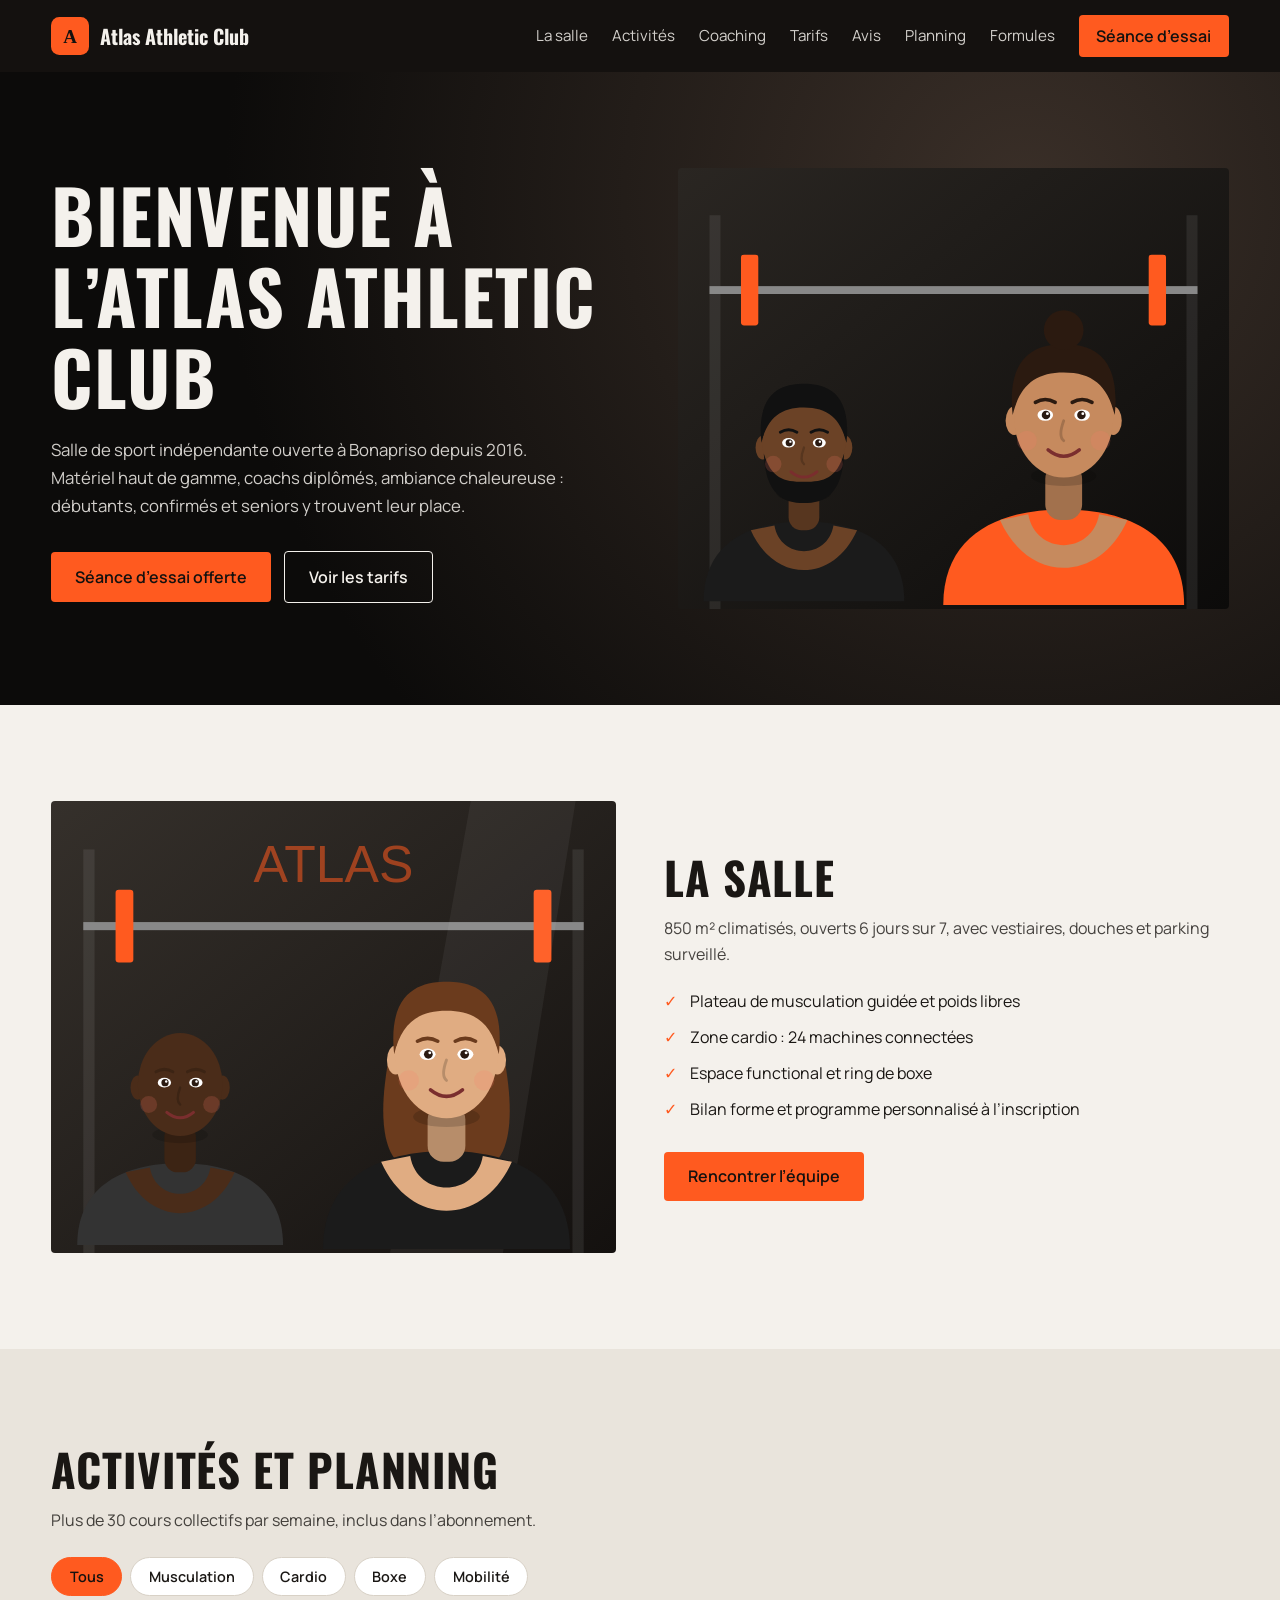
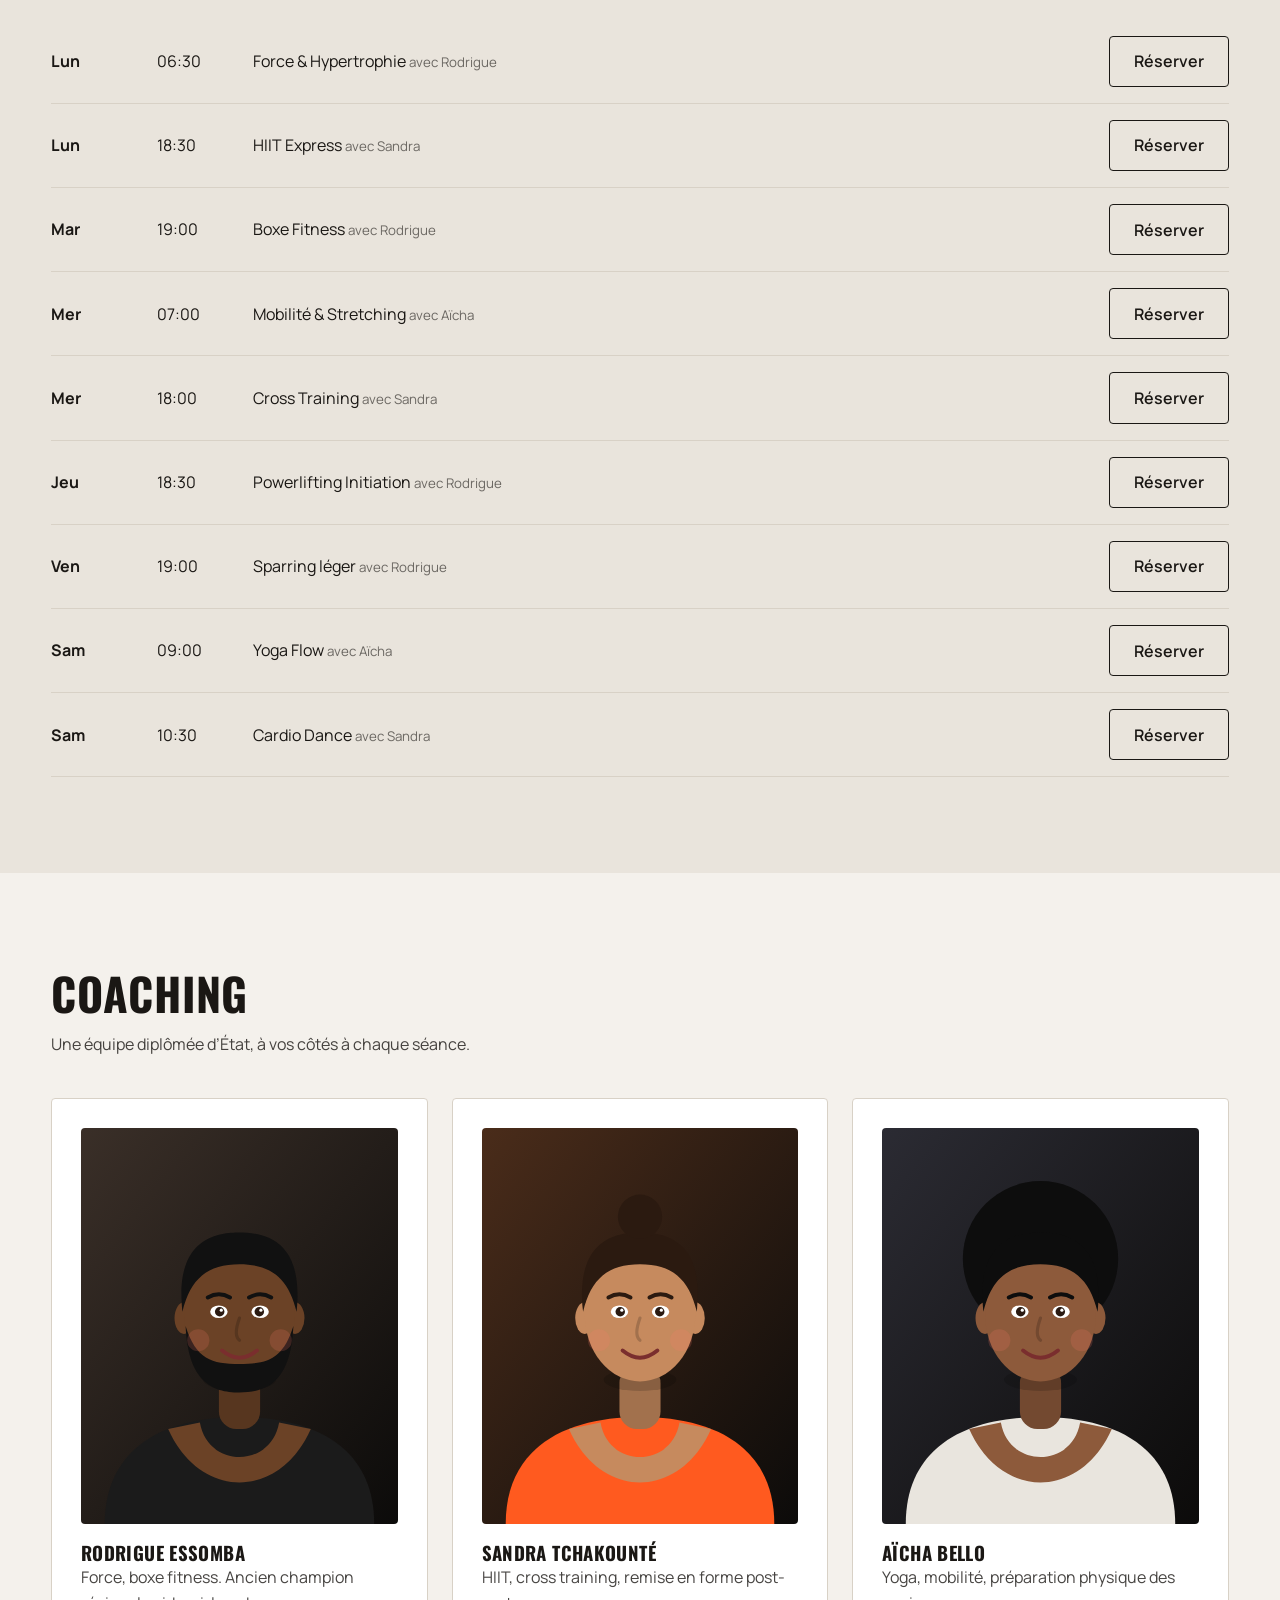
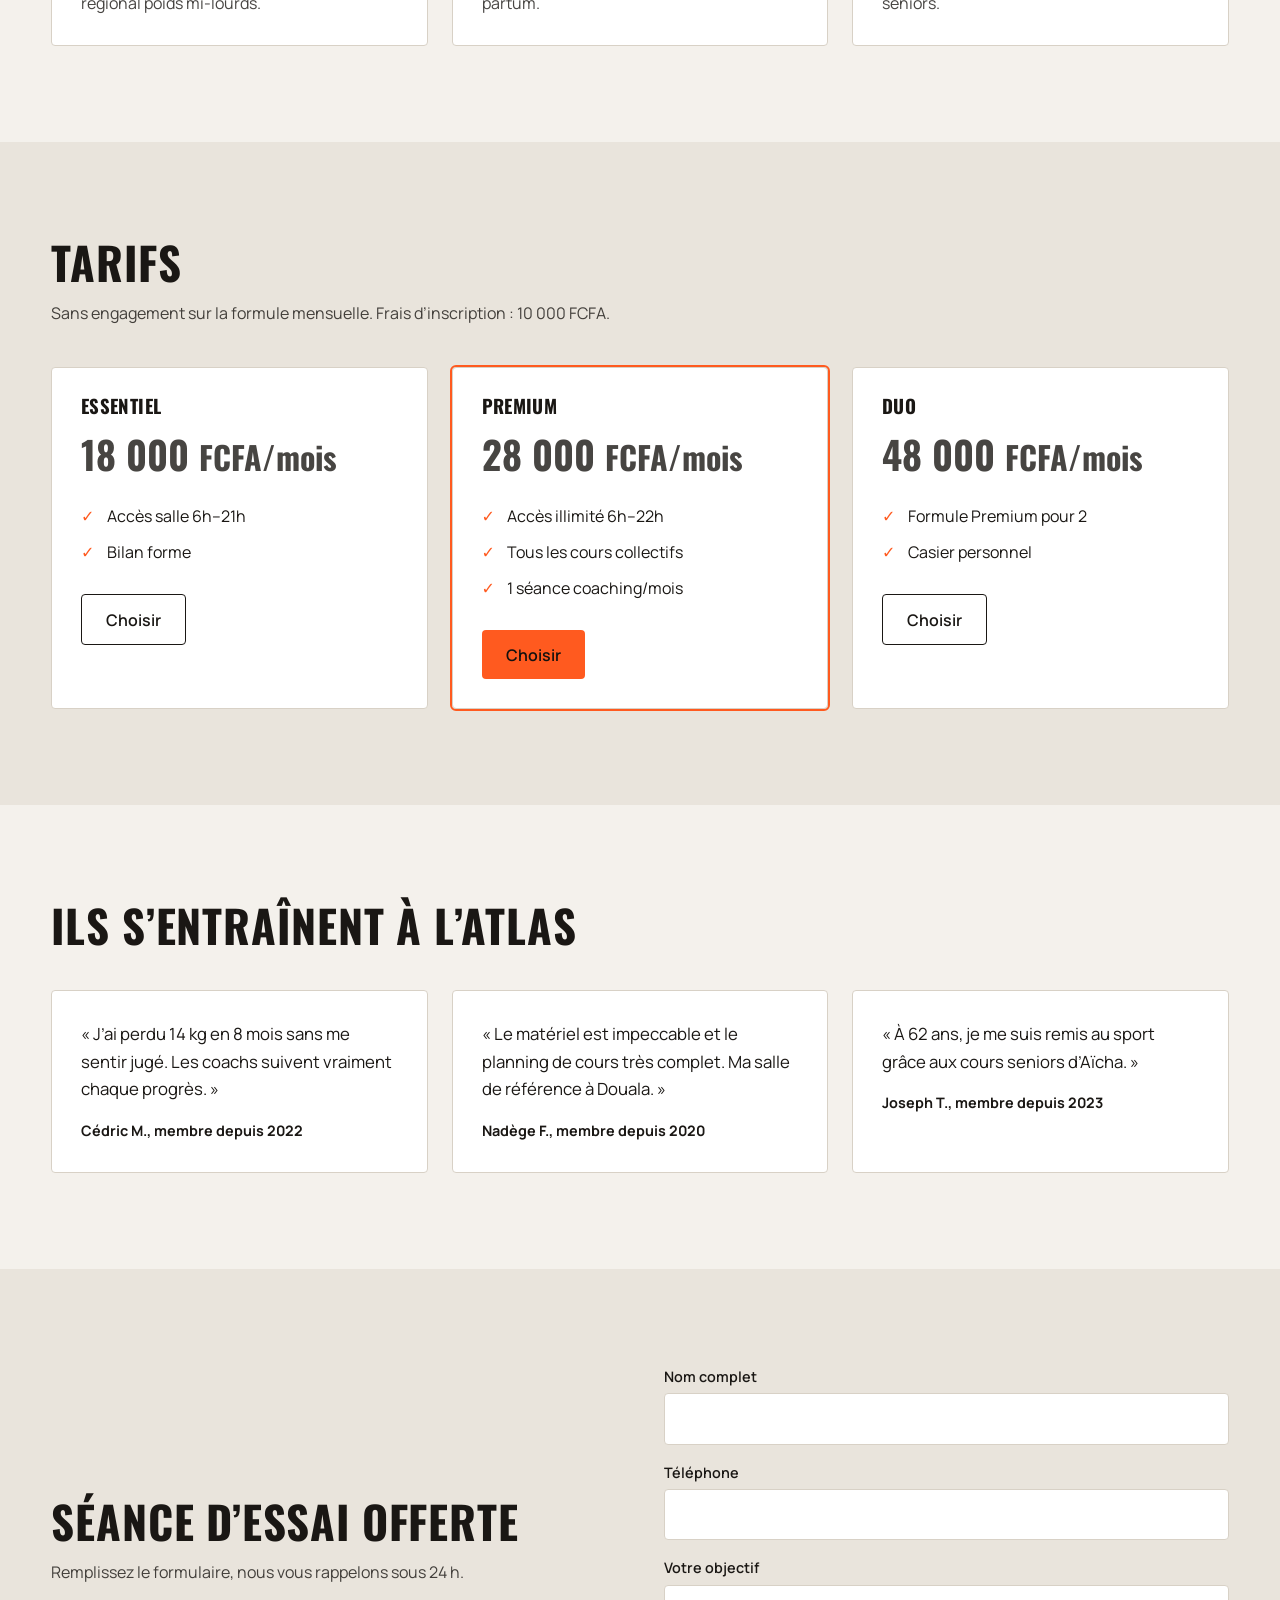
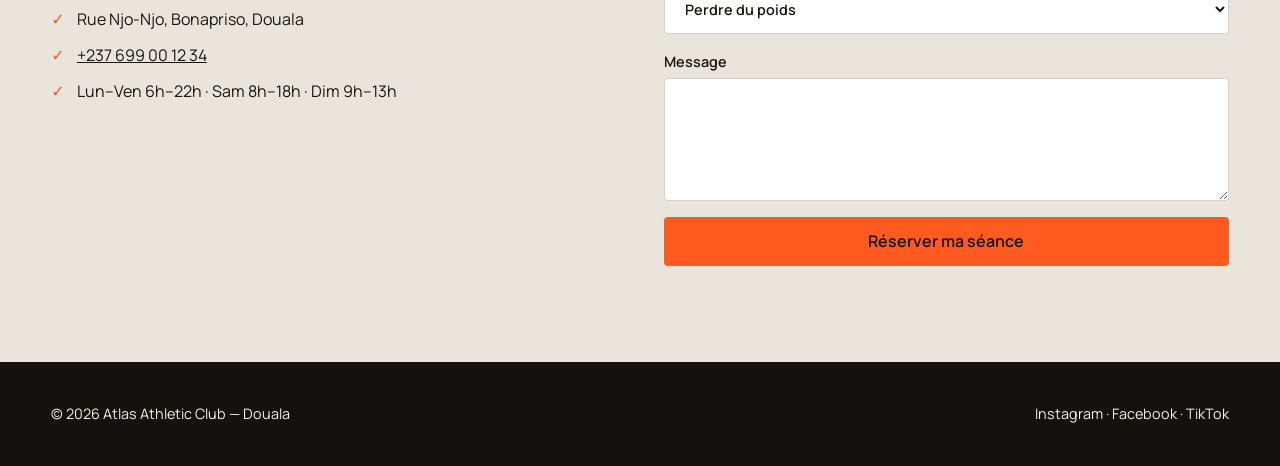
<file: index.html>
<!DOCTYPE html>
<html lang="fr"><head><meta charset="utf-8"><meta name="viewport" content="width=device-width,initial-scale=1"><title>Atlas Athletic Club | Salle de sport à Douala</title><meta name="description" content="Salle de sport indépendante à Bonapriso, Douala : musculation, cardio, boxe, cours collectifs."><link rel="icon" href="favicon.svg" type="image/svg+xml"><link rel="preconnect" href="https://fonts.googleapis.com"><link rel="preconnect" href="https://fonts.gstatic.com" crossorigin><link rel="stylesheet" href="https://fonts.googleapis.com/css2?family=Oswald:wght@500;700&family=Manrope:wght@400;600&display=swap"><link rel="stylesheet" href="css/style.css"></head><body>
<header><div class="wrap"><a class="logo" href="index.html"><img src="favicon.svg" alt="">Atlas Athletic Club</a><button class="burger" aria-label="Menu" aria-expanded="false" aria-controls="nav">&#9776;</button><nav id="nav"><a href="index.html#salle">La salle</a><a href="index.html#activites">Activités</a><a href="index.html#coaching">Coaching</a><a href="index.html#tarifs">Tarifs</a><a href="index.html#avis">Avis</a><a href="planning.html">Planning</a><a href="tarifs.html">Formules</a><a class="btn" href="index.html#contact">Séance d’essai</a></nav></div></header>
<main id="top"><section class="hero"><div class="wrap"><div><h1>Bienvenue à l’Atlas Athletic Club</h1><p class="lead">Salle de sport indépendante ouverte à Bonapriso depuis 2016. Matériel haut de gamme, coachs diplômés, ambiance chaleureuse : débutants, confirmés et seniors y trouvent leur place.</p><a class="btn" href="#contact">Séance d’essai offerte</a><a class="btn ghost" href="#tarifs">Voir les tarifs</a></div><img src="img/hero.svg" alt="Deux coachs de l’Atlas Athletic Club devant un rack de musculation"></div></section>
<section id="salle"><div class="wrap two"><img src="img/salle.svg" alt="Adhérents s’entraînant dans la salle"><div><h2>La salle</h2><p class="intro">850 m² climatisés, ouverts 6 jours sur 7, avec vestiaires, douches et parking surveillé.</p><ul class="ck"><li>Plateau de musculation guidée et poids libres</li><li>Zone cardio : 24 machines connectées</li><li>Espace functional et ring de boxe</li><li>Bilan forme et programme personnalisé à l’inscription</li></ul><a class="btn" href="#coaching">Rencontrer l’équipe</a></div></div></section>
<section id="activites" class="alt"><div class="wrap"><h2>Activités et planning</h2><p class="intro">Plus de 30 cours collectifs par semaine, inclus dans l’abonnement.</p><div class="tabs"><button class="on" data-filter="all">Tous</button><button data-filter="musculation">Musculation</button><button data-filter="cardio">Cardio</button><button data-filter="boxe">Boxe</button><button data-filter="mobilite">Mobilité</button></div><div style="margin-top:1.5rem"><div class="row" data-cat="musculation"><b>Lun</b><span>06:30</span><span>Force & Hypertrophie <small style="opacity:.6">avec Rodrigue</small></span><a class="btn ghost" href="#contact">Réserver</a></div><div class="row" data-cat="cardio"><b>Lun</b><span>18:30</span><span>HIIT Express <small style="opacity:.6">avec Sandra</small></span><a class="btn ghost" href="#contact">Réserver</a></div><div class="row" data-cat="boxe"><b>Mar</b><span>19:00</span><span>Boxe Fitness <small style="opacity:.6">avec Rodrigue</small></span><a class="btn ghost" href="#contact">Réserver</a></div><div class="row" data-cat="mobilite"><b>Mer</b><span>07:00</span><span>Mobilité & Stretching <small style="opacity:.6">avec Aïcha</small></span><a class="btn ghost" href="#contact">Réserver</a></div><div class="row" data-cat="cardio"><b>Mer</b><span>18:00</span><span>Cross Training <small style="opacity:.6">avec Sandra</small></span><a class="btn ghost" href="#contact">Réserver</a></div><div class="row" data-cat="musculation"><b>Jeu</b><span>18:30</span><span>Powerlifting Initiation <small style="opacity:.6">avec Rodrigue</small></span><a class="btn ghost" href="#contact">Réserver</a></div><div class="row" data-cat="boxe"><b>Ven</b><span>19:00</span><span>Sparring léger <small style="opacity:.6">avec Rodrigue</small></span><a class="btn ghost" href="#contact">Réserver</a></div><div class="row" data-cat="mobilite"><b>Sam</b><span>09:00</span><span>Yoga Flow <small style="opacity:.6">avec Aïcha</small></span><a class="btn ghost" href="#contact">Réserver</a></div><div class="row" data-cat="cardio"><b>Sam</b><span>10:30</span><span>Cardio Dance <small style="opacity:.6">avec Sandra</small></span><a class="btn ghost" href="#contact">Réserver</a></div></div></div></section>
<section id="coaching"><div class="wrap"><h2>Coaching</h2><p class="intro">Une équipe diplômée d’État, à vos côtés à chaque séance.</p><div class="grid"><div class="card"><img src="img/coach-1.svg" alt="Rodrigue Essomba, coach"><h3>Rodrigue Essomba</h3><p>Force, boxe fitness. Ancien champion régional poids mi-lourds.</p></div><div class="card"><img src="img/coach-2.svg" alt="Sandra Tchakounté, coach"><h3>Sandra Tchakounté</h3><p>HIIT, cross training, remise en forme post-partum.</p></div><div class="card"><img src="img/coach-3.svg" alt="Aïcha Bello, coach"><h3>Aïcha Bello</h3><p>Yoga, mobilité, préparation physique des seniors.</p></div></div></div></section>
<section id="tarifs" class="alt"><div class="wrap"><h2>Tarifs</h2><p class="intro">Sans engagement sur la formule mensuelle. Frais d’inscription : 10 000 FCFA.</p><div class="grid"><div class="card"><h3>Essentiel</h3><p class="price">18 000 <small>FCFA/mois</small></p><ul class="ck"><li>Accès salle 6h–21h</li><li>Bilan forme</li></ul><a class="btn ghost" href="#contact">Choisir</a></div><div class="card hot"><h3>Premium</h3><p class="price">28 000 <small>FCFA/mois</small></p><ul class="ck"><li>Accès illimité 6h–22h</li><li>Tous les cours collectifs</li><li>1 séance coaching/mois</li></ul><a class="btn" href="#contact">Choisir</a></div><div class="card"><h3>Duo</h3><p class="price">48 000 <small>FCFA/mois</small></p><ul class="ck"><li>Formule Premium pour 2</li><li>Casier personnel</li></ul><a class="btn ghost" href="#contact">Choisir</a></div></div></div></section>
<section id="avis"><div class="wrap"><h2>Ils s’entraînent à l’Atlas</h2><div class="grid"><div class="card quote">« J’ai perdu 14 kg en 8 mois sans me sentir jugé. Les coachs suivent vraiment chaque progrès. »<b>Cédric M., membre depuis 2022</b></div><div class="card quote">« Le matériel est impeccable et le planning de cours très complet. Ma salle de référence à Douala. »<b>Nadège F., membre depuis 2020</b></div><div class="card quote">« À 62 ans, je me suis remis au sport grâce aux cours seniors d’Aïcha. »<b>Joseph T., membre depuis 2023</b></div></div></div></section>
<section id="contact" class="alt"><div class="wrap two"><div><h2>Séance d’essai offerte</h2><p class="intro">Remplissez le formulaire, nous vous rappelons sous 24 h.</p><ul class="ck"><li>Rue Njo-Njo, Bonapriso, Douala</li><li><a href="tel:+237699001234">+237 699 00 12 34</a></li><li>Lun–Ven 6h–22h · Sam 8h–18h · Dim 9h–13h</li></ul></div><form data-mail="contact@atlas-club.example" data-subject="Séance d’essai Atlas"><label>Nom complet<input name="nom" type="text" required></label><label>Téléphone<input name="tel" type="tel" required></label><label>Votre objectif<select name="objectif"><option>Perdre du poids</option><option>Prendre du muscle</option><option>Me remettre en forme</option><option>Boxe</option></select></label><label>Message<textarea name="message" rows="4"></textarea></label><button class="btn" type="submit">Réserver ma séance</button><p class="ok" role="status" hidden>Merci ! Votre application de messagerie s’ouvre pour envoyer la demande.</p></form></div></section></main>
<footer><div class="wrap"><span>© 2026 Atlas Athletic Club — Douala</span><span>Instagram · Facebook · TikTok</span></div></footer>
<script src="js/main.js"></script></body></html>
</file>
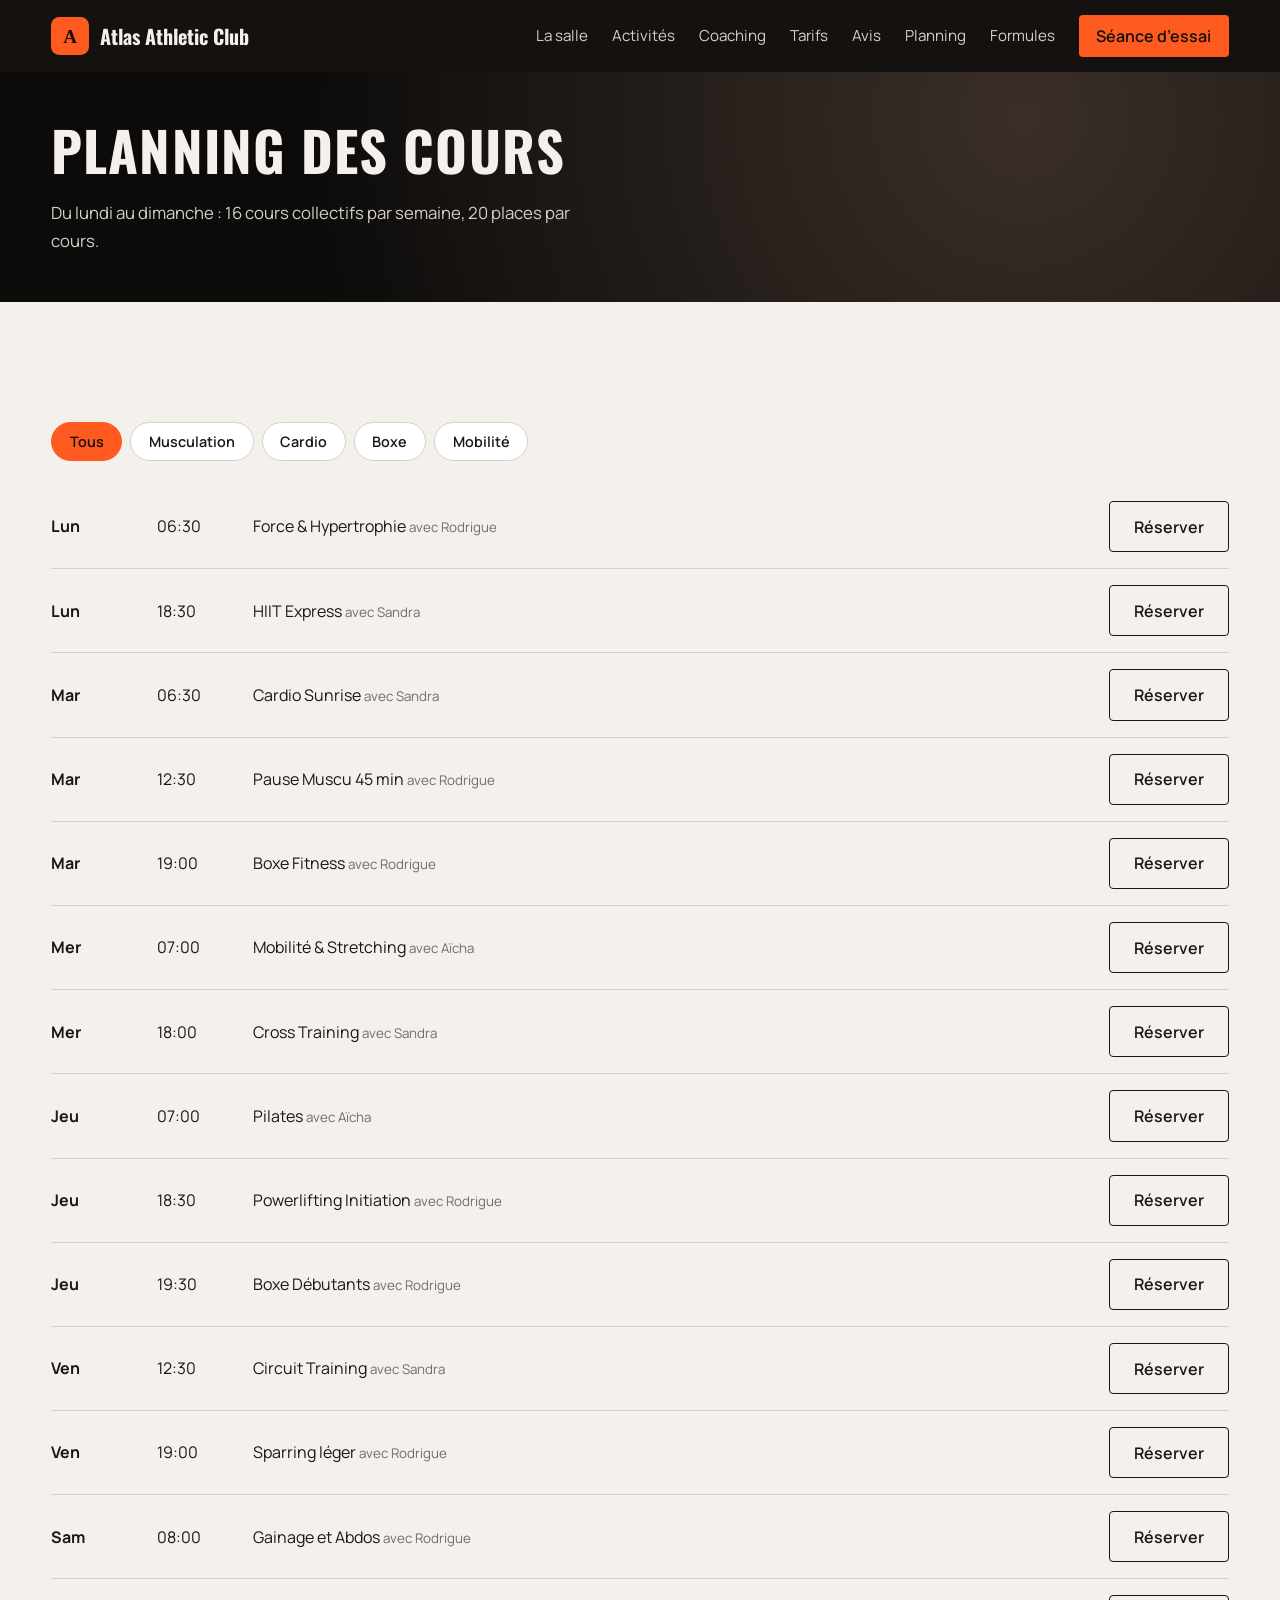
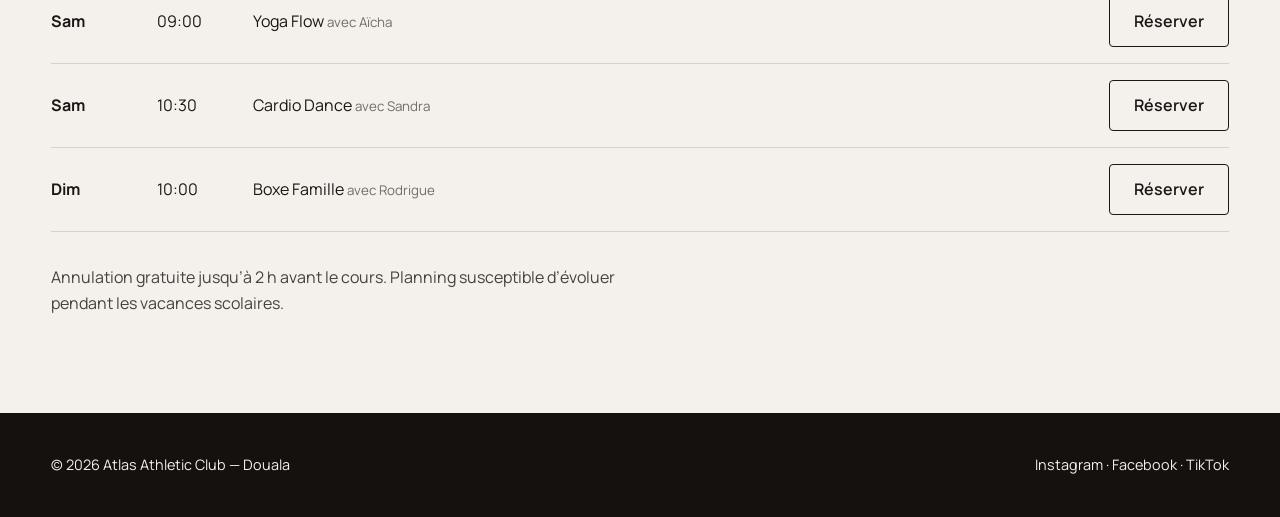
<file: planning.html>
<!DOCTYPE html>
<html lang="fr"><head><meta charset="utf-8"><meta name="viewport" content="width=device-width,initial-scale=1"><title>Planning | Atlas Athletic Club</title><meta name="description" content="Planning hebdomadaire complet des cours collectifs de l’Atlas Athletic Club."><link rel="icon" href="favicon.svg" type="image/svg+xml"><link rel="preconnect" href="https://fonts.googleapis.com"><link rel="preconnect" href="https://fonts.gstatic.com" crossorigin><link rel="stylesheet" href="https://fonts.googleapis.com/css2?family=Oswald:wght@500;700&family=Manrope:wght@400;600&display=swap"><link rel="stylesheet" href="css/style.css"></head><body>
<header><div class="wrap"><a class="logo" href="index.html"><img src="favicon.svg" alt="">Atlas Athletic Club</a><button class="burger" aria-label="Menu" aria-expanded="false" aria-controls="nav">&#9776;</button><nav id="nav"><a href="index.html#salle">La salle</a><a href="index.html#activites">Activités</a><a href="index.html#coaching">Coaching</a><a href="index.html#tarifs">Tarifs</a><a href="index.html#avis">Avis</a><a href="planning.html">Planning</a><a href="tarifs.html">Formules</a><a class="btn" href="index.html#contact">Séance d’essai</a></nav></div></header>
<main id="top"><section class="hero" style="padding:3rem 0"><div class="wrap" style="display:block"><h1 style="font-size:clamp(2rem,5vw,3.4rem)">Planning des cours</h1><p class="lead" style="margin-bottom:0">Du lundi au dimanche : 16 cours collectifs par semaine, 20 places par cours.</p></div></section><section class=""><div class="wrap"><div class="tabs"><button class="on" data-filter="all">Tous</button><button data-filter="musculation">Musculation</button><button data-filter="cardio">Cardio</button><button data-filter="boxe">Boxe</button><button data-filter="mobilite">Mobilité</button></div><div style="margin-top:1.5rem"><div class="row" data-cat="musculation"><b>Lun</b><span>06:30</span><span>Force & Hypertrophie <small style="opacity:.6">avec Rodrigue</small></span><a class="btn ghost" href="index.html#contact">Réserver</a></div><div class="row" data-cat="cardio"><b>Lun</b><span>18:30</span><span>HIIT Express <small style="opacity:.6">avec Sandra</small></span><a class="btn ghost" href="index.html#contact">Réserver</a></div><div class="row" data-cat="cardio"><b>Mar</b><span>06:30</span><span>Cardio Sunrise <small style="opacity:.6">avec Sandra</small></span><a class="btn ghost" href="index.html#contact">Réserver</a></div><div class="row" data-cat="musculation"><b>Mar</b><span>12:30</span><span>Pause Muscu 45 min <small style="opacity:.6">avec Rodrigue</small></span><a class="btn ghost" href="index.html#contact">Réserver</a></div><div class="row" data-cat="boxe"><b>Mar</b><span>19:00</span><span>Boxe Fitness <small style="opacity:.6">avec Rodrigue</small></span><a class="btn ghost" href="index.html#contact">Réserver</a></div><div class="row" data-cat="mobilite"><b>Mer</b><span>07:00</span><span>Mobilité & Stretching <small style="opacity:.6">avec Aïcha</small></span><a class="btn ghost" href="index.html#contact">Réserver</a></div><div class="row" data-cat="cardio"><b>Mer</b><span>18:00</span><span>Cross Training <small style="opacity:.6">avec Sandra</small></span><a class="btn ghost" href="index.html#contact">Réserver</a></div><div class="row" data-cat="mobilite"><b>Jeu</b><span>07:00</span><span>Pilates <small style="opacity:.6">avec Aïcha</small></span><a class="btn ghost" href="index.html#contact">Réserver</a></div><div class="row" data-cat="musculation"><b>Jeu</b><span>18:30</span><span>Powerlifting Initiation <small style="opacity:.6">avec Rodrigue</small></span><a class="btn ghost" href="index.html#contact">Réserver</a></div><div class="row" data-cat="boxe"><b>Jeu</b><span>19:30</span><span>Boxe Débutants <small style="opacity:.6">avec Rodrigue</small></span><a class="btn ghost" href="index.html#contact">Réserver</a></div><div class="row" data-cat="cardio"><b>Ven</b><span>12:30</span><span>Circuit Training <small style="opacity:.6">avec Sandra</small></span><a class="btn ghost" href="index.html#contact">Réserver</a></div><div class="row" data-cat="boxe"><b>Ven</b><span>19:00</span><span>Sparring léger <small style="opacity:.6">avec Rodrigue</small></span><a class="btn ghost" href="index.html#contact">Réserver</a></div><div class="row" data-cat="musculation"><b>Sam</b><span>08:00</span><span>Gainage et Abdos <small style="opacity:.6">avec Rodrigue</small></span><a class="btn ghost" href="index.html#contact">Réserver</a></div><div class="row" data-cat="mobilite"><b>Sam</b><span>09:00</span><span>Yoga Flow <small style="opacity:.6">avec Aïcha</small></span><a class="btn ghost" href="index.html#contact">Réserver</a></div><div class="row" data-cat="cardio"><b>Sam</b><span>10:30</span><span>Cardio Dance <small style="opacity:.6">avec Sandra</small></span><a class="btn ghost" href="index.html#contact">Réserver</a></div><div class="row" data-cat="boxe"><b>Dim</b><span>10:00</span><span>Boxe Famille <small style="opacity:.6">avec Rodrigue</small></span><a class="btn ghost" href="index.html#contact">Réserver</a></div></div><p class="intro" style="margin-top:2rem">Annulation gratuite jusqu’à 2 h avant le cours. Planning susceptible d’évoluer pendant les vacances scolaires.</p></div></section></main>
<footer><div class="wrap"><span>© 2026 Atlas Athletic Club — Douala</span><span>Instagram · Facebook · TikTok</span></div></footer>
<script src="js/main.js"></script></body></html>
</file>
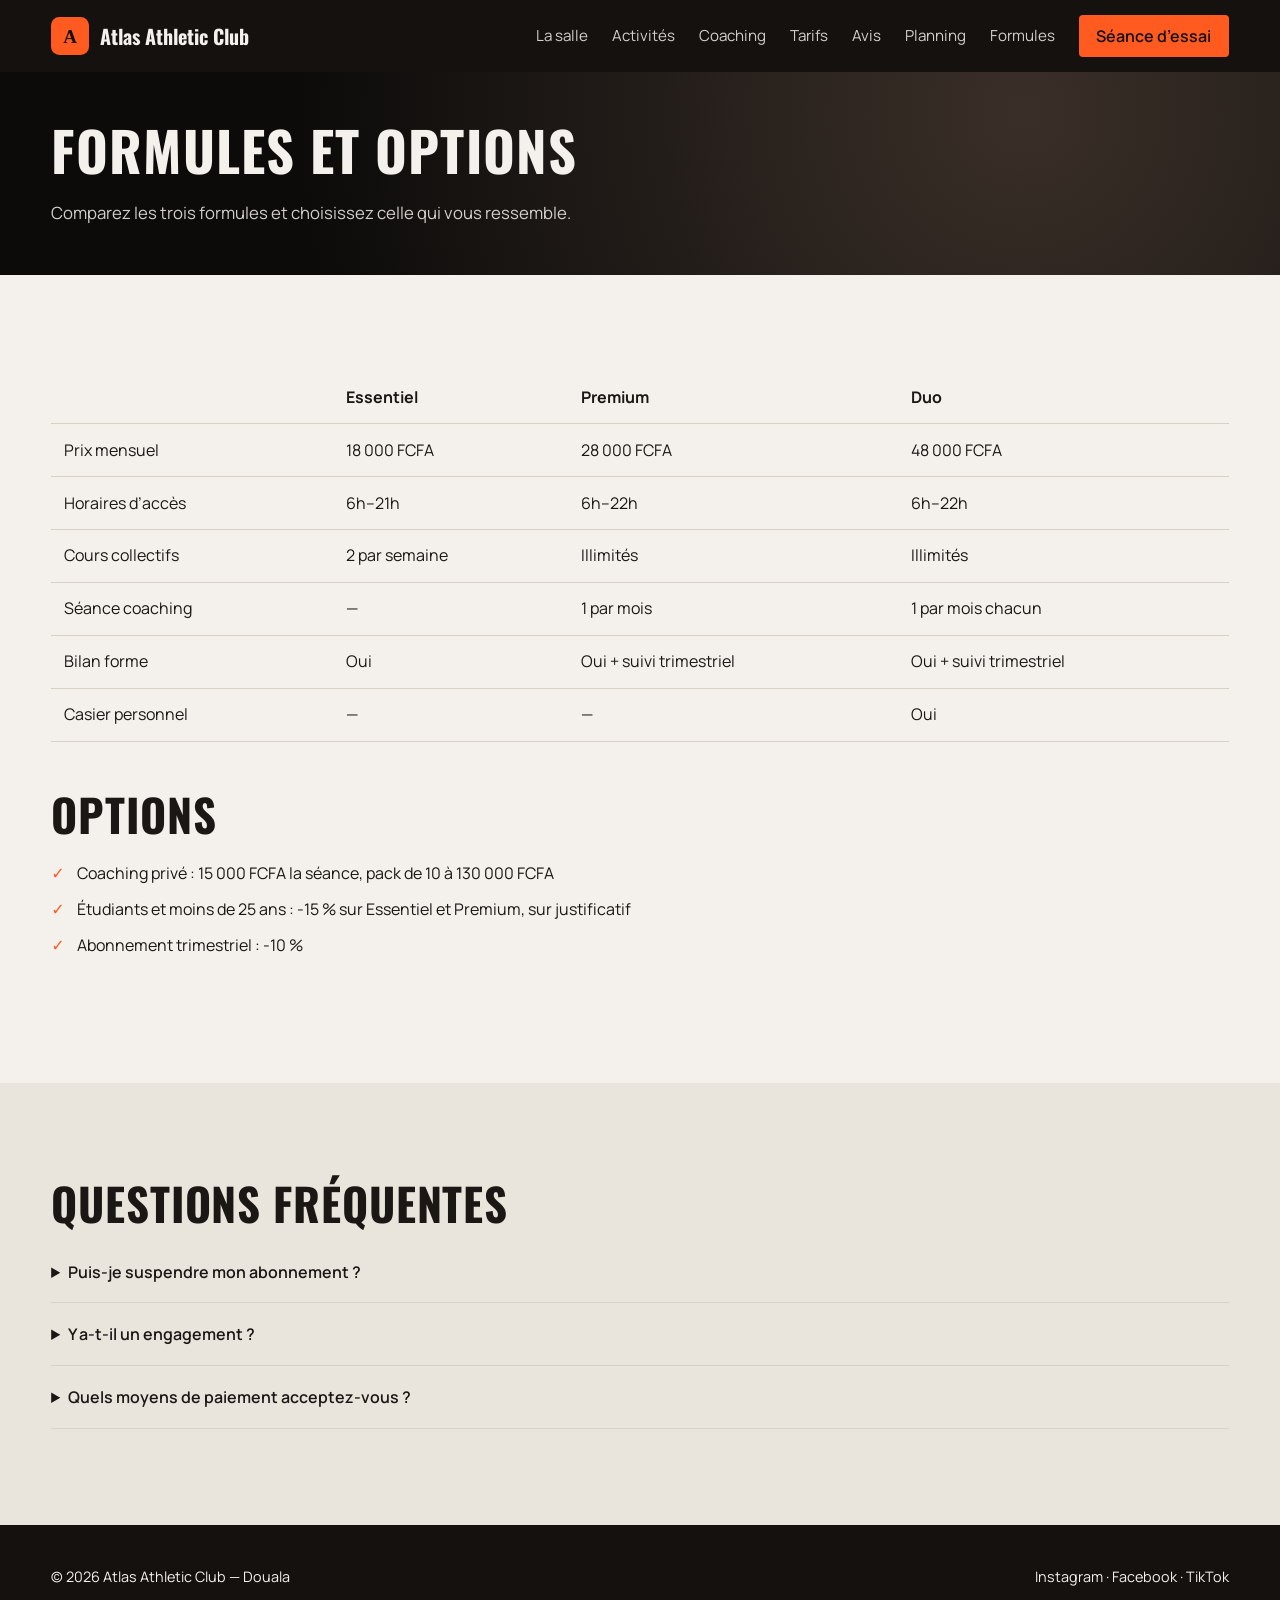
<file: tarifs.html>
<!DOCTYPE html>
<html lang="fr"><head><meta charset="utf-8"><meta name="viewport" content="width=device-width,initial-scale=1"><title>Formules | Atlas Athletic Club</title><meta name="description" content="Comparatif des formules d’abonnement de l’Atlas Athletic Club."><link rel="icon" href="favicon.svg" type="image/svg+xml"><link rel="preconnect" href="https://fonts.googleapis.com"><link rel="preconnect" href="https://fonts.gstatic.com" crossorigin><link rel="stylesheet" href="https://fonts.googleapis.com/css2?family=Oswald:wght@500;700&family=Manrope:wght@400;600&display=swap"><link rel="stylesheet" href="css/style.css"></head><body>
<header><div class="wrap"><a class="logo" href="index.html"><img src="favicon.svg" alt="">Atlas Athletic Club</a><button class="burger" aria-label="Menu" aria-expanded="false" aria-controls="nav">&#9776;</button><nav id="nav"><a href="index.html#salle">La salle</a><a href="index.html#activites">Activités</a><a href="index.html#coaching">Coaching</a><a href="index.html#tarifs">Tarifs</a><a href="index.html#avis">Avis</a><a href="planning.html">Planning</a><a href="tarifs.html">Formules</a><a class="btn" href="index.html#contact">Séance d’essai</a></nav></div></header>
<main id="top"><section class="hero" style="padding:3rem 0"><div class="wrap" style="display:block"><h1 style="font-size:clamp(2rem,5vw,3.4rem)">Formules et options</h1><p class="lead" style="margin-bottom:0">Comparez les trois formules et choisissez celle qui vous ressemble.</p></div></section><section class=""><div class="wrap"><div style="overflow-x:auto"><table><tr><th></th><th>Essentiel</th><th>Premium</th><th>Duo</th></tr><tr><td>Prix mensuel</td><td>18 000 FCFA</td><td>28 000 FCFA</td><td>48 000 FCFA</td></tr><tr><td>Horaires d’accès</td><td>6h–21h</td><td>6h–22h</td><td>6h–22h</td></tr><tr><td>Cours collectifs</td><td>2 par semaine</td><td>Illimités</td><td>Illimités</td></tr><tr><td>Séance coaching</td><td>—</td><td>1 par mois</td><td>1 par mois chacun</td></tr><tr><td>Bilan forme</td><td>Oui</td><td>Oui + suivi trimestriel</td><td>Oui + suivi trimestriel</td></tr><tr><td>Casier personnel</td><td>—</td><td>—</td><td>Oui</td></tr></table></div><h2 style="margin-top:3rem">Options</h2><ul class="ck"><li>Coaching privé : 15 000 FCFA la séance, pack de 10 à 130 000 FCFA</li><li>Étudiants et moins de 25 ans : -15 % sur Essentiel et Premium, sur justificatif</li><li>Abonnement trimestriel : -10 %</li></ul></div></section><section class="alt"><div class="wrap"><h2>Questions fréquentes</h2><details><summary>Puis-je suspendre mon abonnement ?</summary><p>Oui, jusqu’à 2 mois par an en cas de voyage ou de blessure, sur simple demande à l’accueil.</p></details><details><summary>Y a-t-il un engagement ?</summary><p>Non, la formule mensuelle est résiliable avec un préavis de 15 jours.</p></details><details><summary>Quels moyens de paiement acceptez-vous ?</summary><p>Espèces, Orange Money, MTN MoMo et carte bancaire.</p></details></div></section></main>
<footer><div class="wrap"><span>© 2026 Atlas Athletic Club — Douala</span><span>Instagram · Facebook · TikTok</span></div></footer>
<script src="js/main.js"></script></body></html>
</file>
<file: css/style.css>
:root{--bg:#f4f1ec;--fg:#1a1714;--hd:#14110f;--hf:#f4f1ec;--ac:#ff5a1f;--onac:#14110f;--hero:radial-gradient(circle at 80% 20%,#3a2f28,#0c0b0a 70%);--herof:#f4f1ec;--alt:#e9e4dc;--card:#fff;--bd:#d8d1c6;--r:4px;--df:"Oswald",Impact,sans-serif;--bf:"Manrope",system-ui,sans-serif}
*{box-sizing:border-box;margin:0}html{scroll-behavior:smooth}
body{font:400 1rem/1.65 var(--bf);background:var(--bg);color:var(--fg)}
img{max-width:100%;display:block}a{color:inherit}h1,h2,h3{font-family:var(--df);line-height:1.1}
.wrap{width:min(1180px,92%);margin:auto}
header{position:sticky;top:0;z-index:20;background:var(--hd);color:var(--hf)}
header .wrap{display:flex;align-items:center;justify-content:space-between;height:72px;gap:1rem}
.logo{font:700 1.25rem var(--df);text-decoration:none;display:flex;gap:.7rem;align-items:center}.logo img{width:38px;height:38px}
nav{display:flex;gap:1.5rem;align-items:center}nav a{text-decoration:none;font-size:.95rem;opacity:.85}nav a:hover{opacity:1}
.btn{display:inline-block;background:var(--ac);color:var(--onac);padding:.85rem 1.5rem;border-radius:var(--r);text-decoration:none;font:600 1rem var(--bf);border:0;cursor:pointer}
.btn:hover{filter:brightness(1.1)}.btn.ghost{background:none;border:1.5px solid currentColor;color:inherit}nav .btn{opacity:1;padding:.6rem 1.1rem}
.burger{display:none;background:none;border:0;color:inherit;font-size:1.8rem;cursor:pointer}
.hero{background:var(--hero);color:var(--herof);padding:clamp(3rem,8vw,6rem) 0}
.hero .wrap{display:grid;grid-template-columns:1.05fr 1fr;gap:3rem;align-items:center}
h1{font-size:clamp(2.4rem,6vw,4.6rem)}h2{font-size:clamp(1.8rem,4vw,2.8rem);margin-bottom:.8rem}
.lead{font-size:1.15rem;opacity:.85;margin:1.2rem 0 2rem;max-width:52ch}.hero .btn+.btn{margin-left:.8rem}
.hero img{width:100%;border-radius:var(--r)}
section{padding:clamp(3.5rem,8vw,6rem) 0}.alt{background:var(--alt)}.intro{max-width:60ch;opacity:.8}
.grid{display:grid;gap:1.5rem;grid-template-columns:repeat(auto-fit,minmax(260px,1fr));margin-top:2.5rem}
.card{background:var(--card);border-radius:var(--r);padding:1.8rem;border:1px solid var(--bd)}
.card img{border-radius:var(--r);margin-bottom:1.2rem;width:100%;aspect-ratio:4/5;object-fit:cover}
.card p{opacity:.8}.price{font:700 2.4rem var(--df);margin:.5rem 0}.card.hot{outline:2px solid var(--ac)}
ul.ck{list-style:none;padding:0;margin:1rem 0 1.5rem}ul.ck li{padding:.3rem 0 .3rem 1.6rem;position:relative}ul.ck li:before{content:"\2713";position:absolute;left:0;color:var(--ac);font-weight:700}
details{border-bottom:1px solid var(--bd);padding:1.1rem 0}summary{cursor:pointer;font-weight:600}details p{margin-top:.6rem;opacity:.8}
form{display:grid;gap:1rem}label{display:grid;gap:.3rem;font-size:.9rem;font-weight:600}
input,select,textarea{font:inherit;padding:.8rem 1rem;border:1px solid var(--bd);border-radius:var(--r);background:var(--card);color:inherit;width:100%}
.ok{padding:.8rem 1rem;border-radius:var(--r);background:var(--ac);color:var(--onac)}
.two{display:grid;grid-template-columns:1fr 1fr;gap:3rem;align-items:center}.two img{border-radius:var(--r);width:100%}
.tabs{display:flex;gap:.5rem;flex-wrap:wrap;margin-top:1.5rem}.tabs button{font:600 .9rem var(--bf);padding:.55rem 1.1rem;border-radius:99px;border:1px solid var(--bd);background:var(--card);color:inherit;cursor:pointer}.tabs button.on{background:var(--ac);color:var(--onac);border-color:var(--ac)}
.row{display:grid;grid-template-columns:90px 80px 1fr auto;gap:1rem;padding:1rem 0;border-bottom:1px solid var(--bd);align-items:center}.row[hidden]{display:none}
.quote{font-size:1.05rem}.quote b{display:block;margin-top:1rem;font-size:.9rem}
footer{background:var(--hd);color:var(--hf);padding:2.5rem 0;font-size:.9rem}footer .wrap{display:flex;justify-content:space-between;gap:1rem;flex-wrap:wrap}
dialog{border:0;border-radius:var(--r);padding:1rem;max-width:min(92vw,520px);background:var(--card);color:var(--fg)}dialog::backdrop{background:#000c}
table{width:100%;border-collapse:collapse}th,td{padding:.8rem;text-align:left;border-bottom:1px solid var(--bd)}.date{font-size:.85rem;opacity:.65}
:focus-visible{outline:3px solid var(--ac);outline-offset:2px}
@media(max-width:860px){.hero .wrap,.two{grid-template-columns:1fr}.burger{display:block}nav{position:absolute;top:72px;left:0;right:0;background:var(--hd);flex-direction:column;padding:1.5rem;display:none;align-items:flex-start}nav.open{display:flex}.row{grid-template-columns:70px 1fr}.row .btn{grid-column:1/-1}}
@media(prefers-reduced-motion:reduce){html{scroll-behavior:auto}}
h1,h2,h3{text-transform:uppercase;letter-spacing:.02em}h1{font-weight:700}.hero .lead{font-size:1.05rem}
</file>
